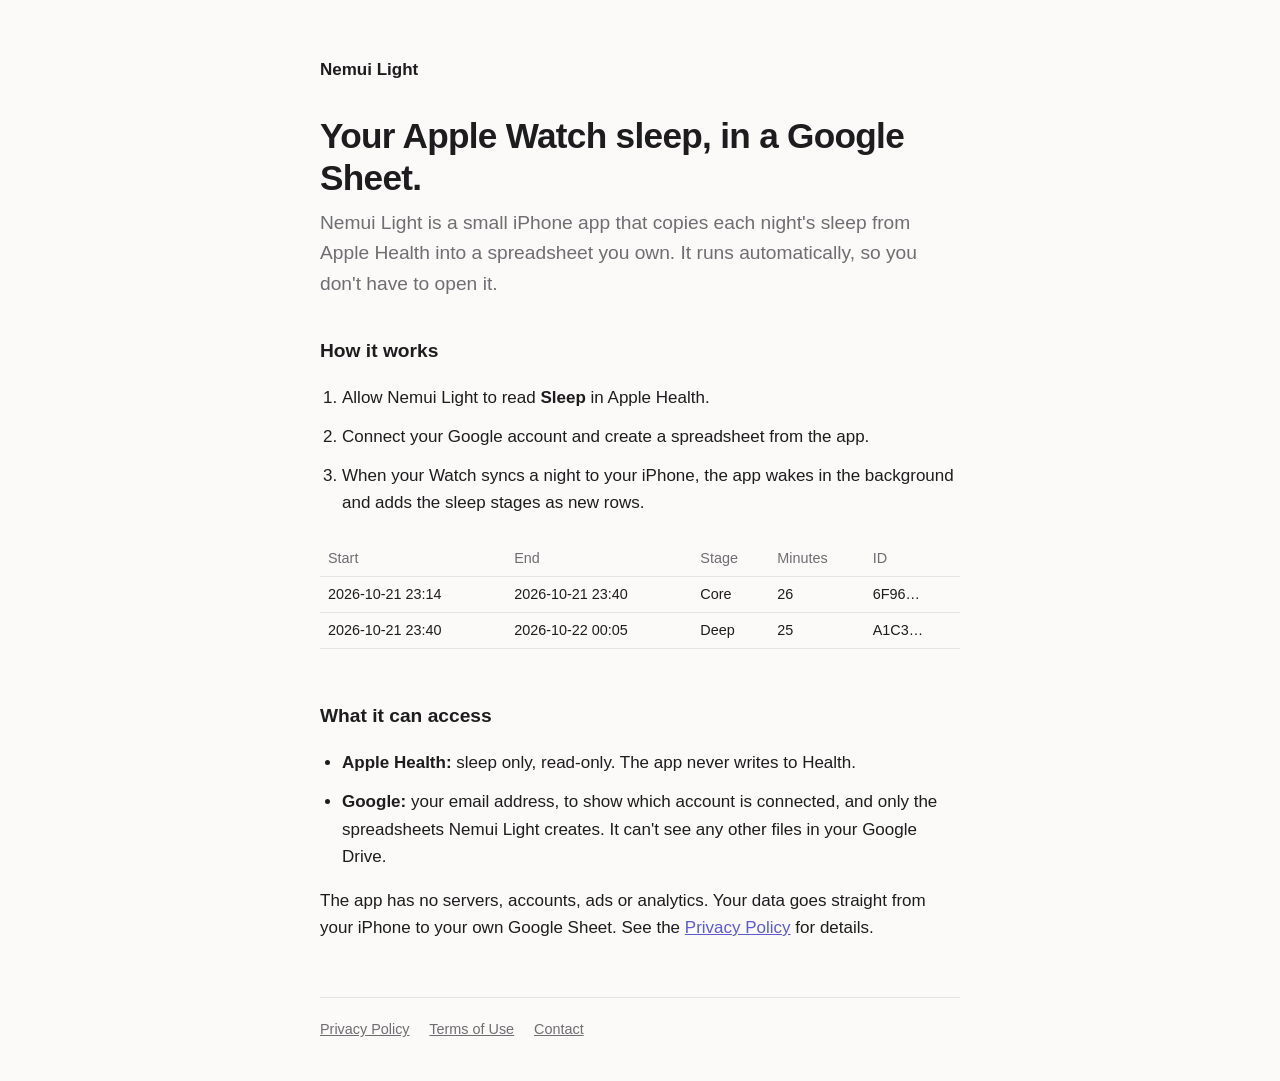
<file: index.html>
<!doctype html>
<html lang="en">
<head>
  <meta charset="utf-8">
  <meta name="viewport" content="width=device-width, initial-scale=1">
  <title>Nemui Light</title>
  <meta name="description" content="Nemui Light sends your Apple Watch sleep to a Google Sheet automatically.">
  <link rel="stylesheet" href="style.css">
</head>
<body>
<main>
  <header><a href="./">Nemui Light</a></header>

  <h1>Your Apple Watch sleep, in a Google Sheet.</h1>
  <p class="lead">Nemui Light is a small iPhone app that copies each night's sleep from Apple Health into a spreadsheet you own. It runs automatically, so you don't have to open it.</p>

  <h2>How it works</h2>
  <ol>
    <li>Allow Nemui Light to read <strong>Sleep</strong> in Apple Health.</li>
    <li>Connect your Google account and create a spreadsheet from the app.</li>
    <li>When your Watch syncs a night to your iPhone, the app wakes in the background and adds the sleep stages as new rows.</li>
  </ol>

  <div class="table-wrap">
    <table>
      <tr><th>Start</th><th>End</th><th>Stage</th><th>Minutes</th><th>ID</th></tr>
      <tr><td>2026-10-21 23:14</td><td>2026-10-21 23:40</td><td>Core</td><td>26</td><td>6F96…</td></tr>
      <tr><td>2026-10-21 23:40</td><td>2026-10-22 00:05</td><td>Deep</td><td>25</td><td>A1C3…</td></tr>
    </table>
  </div>

  <h2>What it can access</h2>
  <ul>
    <li><strong>Apple Health:</strong> sleep only, read-only. The app never writes to Health.</li>
    <li><strong>Google:</strong> your email address, to show which account is connected, and only the spreadsheets Nemui Light creates. It can't see any other files in your Google Drive.</li>
  </ul>
  <p>The app has no servers, accounts, ads or analytics. Your data goes straight from your iPhone to your own Google Sheet. See the <a href="privacy.html">Privacy Policy</a> for details.</p>

  <footer>
    <a href="privacy.html">Privacy Policy</a>
    <a href="terms.html">Terms of Use</a>
    <a href="mailto:0neymik0@gmail.com">Contact</a>
  </footer>
</main>
</body>
</html>
</file>
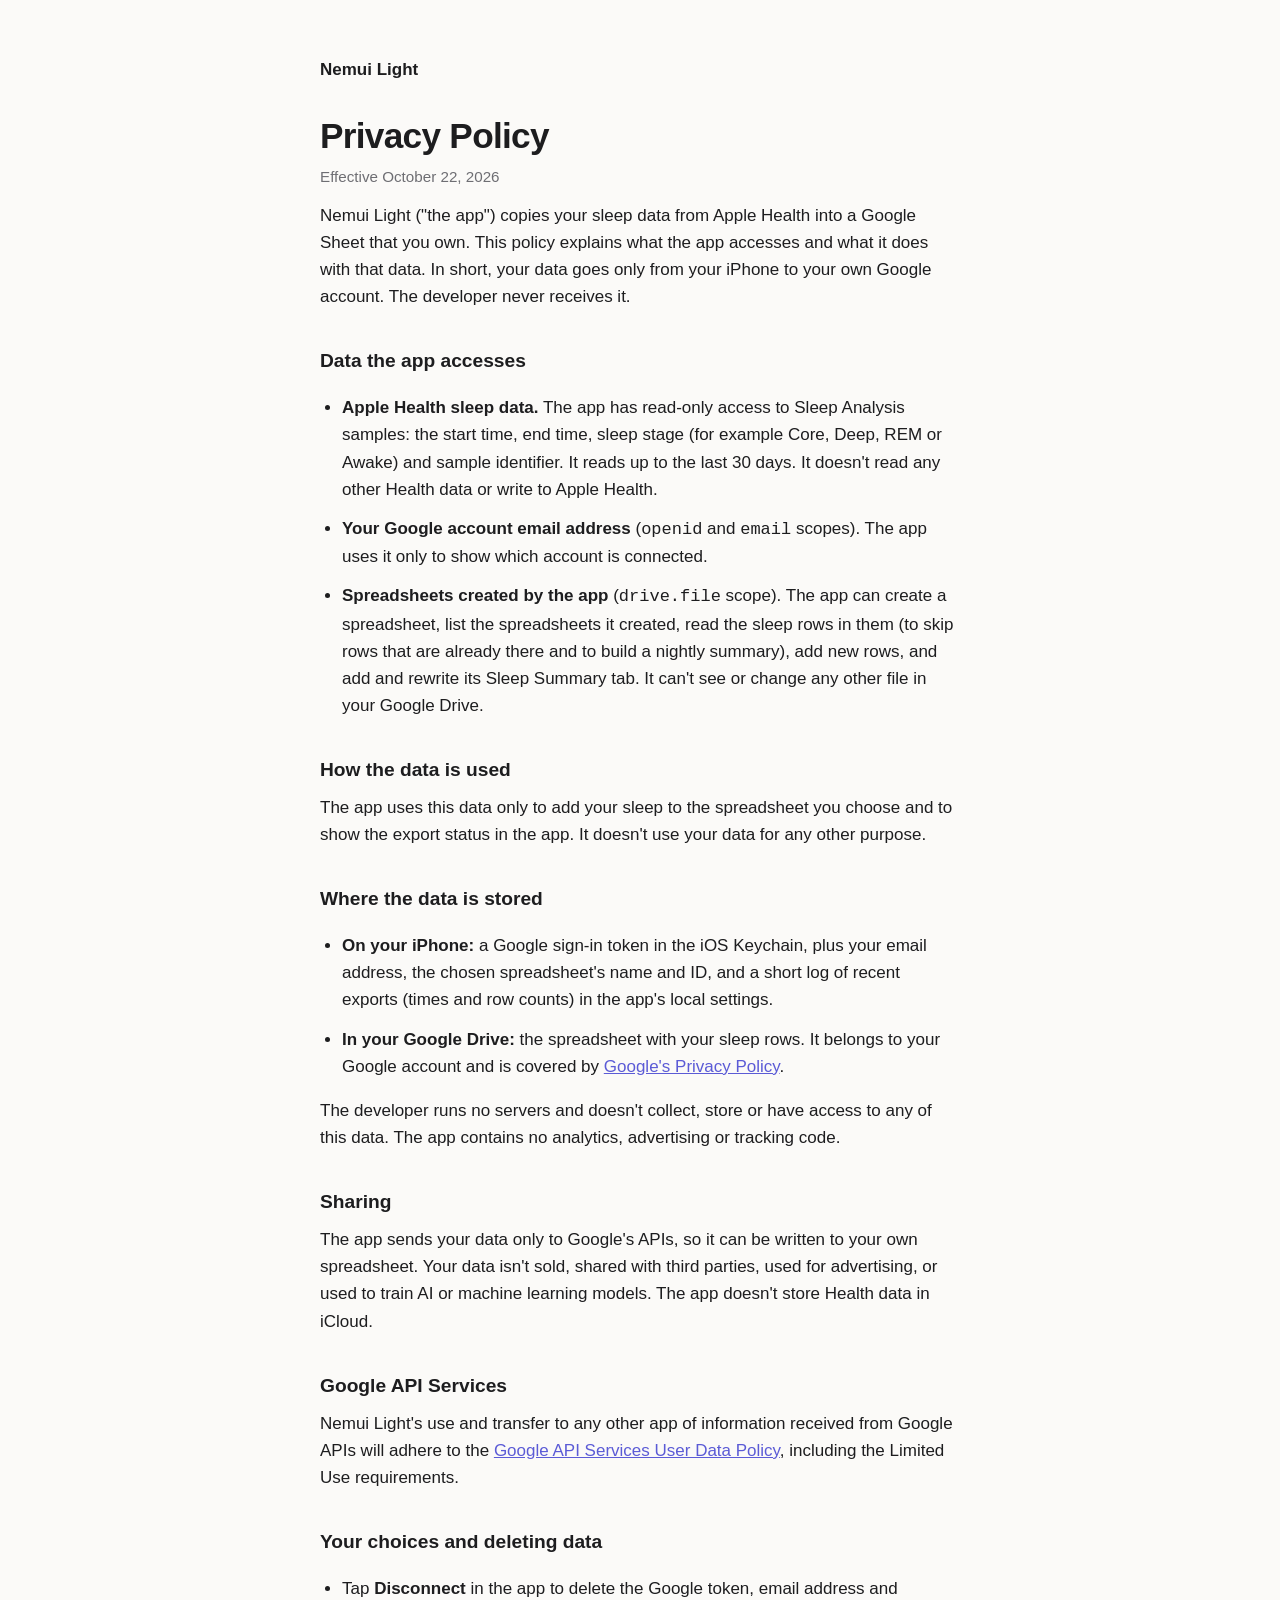
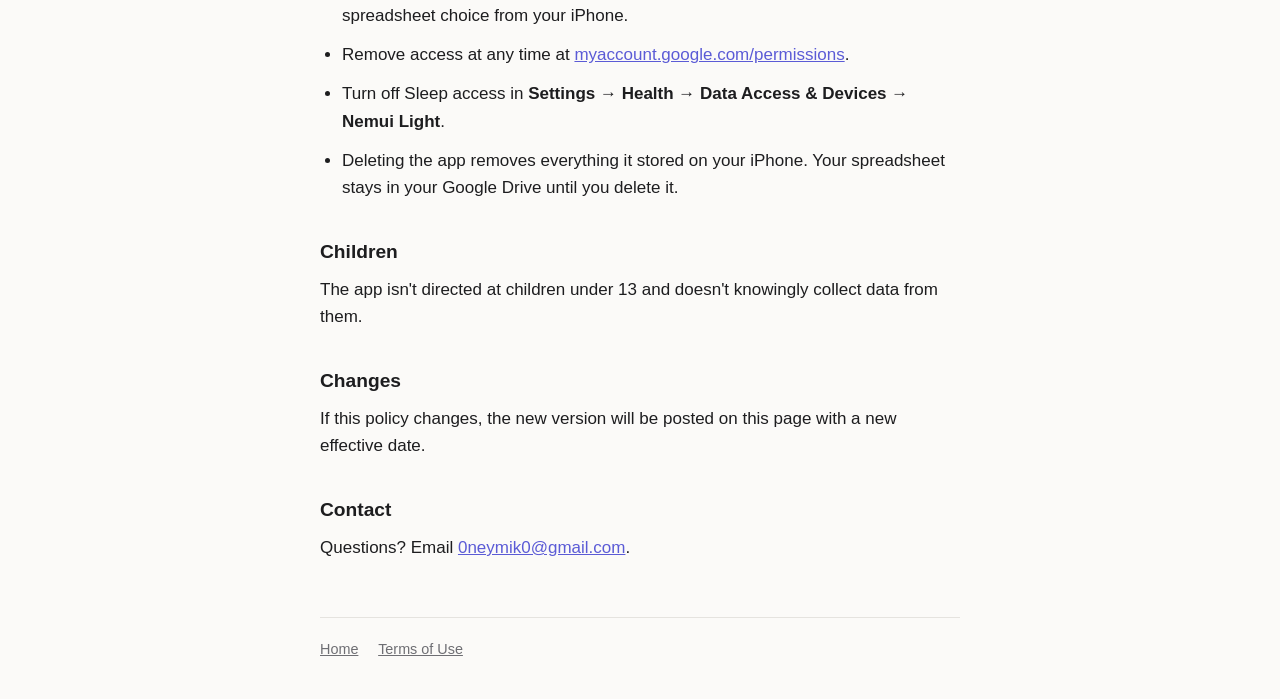
<file: privacy.html>
<!doctype html>
<html lang="en">
<head>
  <meta charset="utf-8">
  <meta name="viewport" content="width=device-width, initial-scale=1">
  <title>Privacy Policy · Nemui Light</title>
  <link rel="stylesheet" href="style.css">
</head>
<body>
<main>
  <header><a href="./">Nemui Light</a></header>

  <h1>Privacy Policy</h1>
  <p class="date">Effective October 22, 2026</p>

  <p>Nemui Light ("the app") copies your sleep data from Apple Health into a Google Sheet that you own. This policy explains what the app accesses and what it does with that data. In short, your data goes only from your iPhone to your own Google account. The developer never receives it.</p>

  <h2>Data the app accesses</h2>
  <ul>
    <li><strong>Apple Health sleep data.</strong> The app has read-only access to Sleep Analysis samples: the start time, end time, sleep stage (for example Core, Deep, REM or Awake) and sample identifier. It reads up to the last 30 days. It doesn't read any other Health data or write to Apple Health.</li>
    <li><strong>Your Google account email address</strong> (<code>openid</code> and <code>email</code> scopes). The app uses it only to show which account is connected.</li>
    <li><strong>Spreadsheets created by the app</strong> (<code>drive.file</code> scope). The app can create a spreadsheet, list the spreadsheets it created, read the sleep rows in them (to skip rows that are already there and to build a nightly summary), add new rows, and add and rewrite its Sleep Summary tab. It can't see or change any other file in your Google Drive.</li>
  </ul>

  <h2>How the data is used</h2>
  <p>The app uses this data only to add your sleep to the spreadsheet you choose and to show the export status in the app. It doesn't use your data for any other purpose.</p>

  <h2>Where the data is stored</h2>
  <ul>
    <li><strong>On your iPhone:</strong> a Google sign-in token in the iOS Keychain, plus your email address, the chosen spreadsheet's name and ID, and a short log of recent exports (times and row counts) in the app's local settings.</li>
    <li><strong>In your Google Drive:</strong> the spreadsheet with your sleep rows. It belongs to your Google account and is covered by <a href="https://policies.google.com/privacy">Google's Privacy Policy</a>.</li>
  </ul>
  <p>The developer runs no servers and doesn't collect, store or have access to any of this data. The app contains no analytics, advertising or tracking code.</p>

  <h2>Sharing</h2>
  <p>The app sends your data only to Google's APIs, so it can be written to your own spreadsheet. Your data isn't sold, shared with third parties, used for advertising, or used to train AI or machine learning models. The app doesn't store Health data in iCloud.</p>

  <h2>Google API Services</h2>
  <p>Nemui Light's use and transfer to any other app of information received from Google APIs will adhere to the <a href="https://developers.google.com/terms/api-services-user-data-policy">Google API Services User Data Policy</a>, including the Limited Use requirements.</p>

  <h2>Your choices and deleting data</h2>
  <ul>
    <li>Tap <strong>Disconnect</strong> in the app to delete the Google token, email address and spreadsheet choice from your iPhone.</li>
    <li>Remove access at any time at <a href="https://myaccount.google.com/permissions">myaccount.google.com/permissions</a>.</li>
    <li>Turn off Sleep access in <strong>Settings → Health → Data Access &amp; Devices → Nemui Light</strong>.</li>
    <li>Deleting the app removes everything it stored on your iPhone. Your spreadsheet stays in your Google Drive until you delete it.</li>
  </ul>

  <h2>Children</h2>
  <p>The app isn't directed at children under 13 and doesn't knowingly collect data from them.</p>

  <h2>Changes</h2>
  <p>If this policy changes, the new version will be posted on this page with a new effective date.</p>

  <h2>Contact</h2>
  <p>Questions? Email <a href="mailto:0neymik0@gmail.com">0neymik0@gmail.com</a>.</p>

  <footer>
    <a href="./">Home</a>
    <a href="terms.html">Terms of Use</a>
  </footer>
</main>
</body>
</html>
</file>
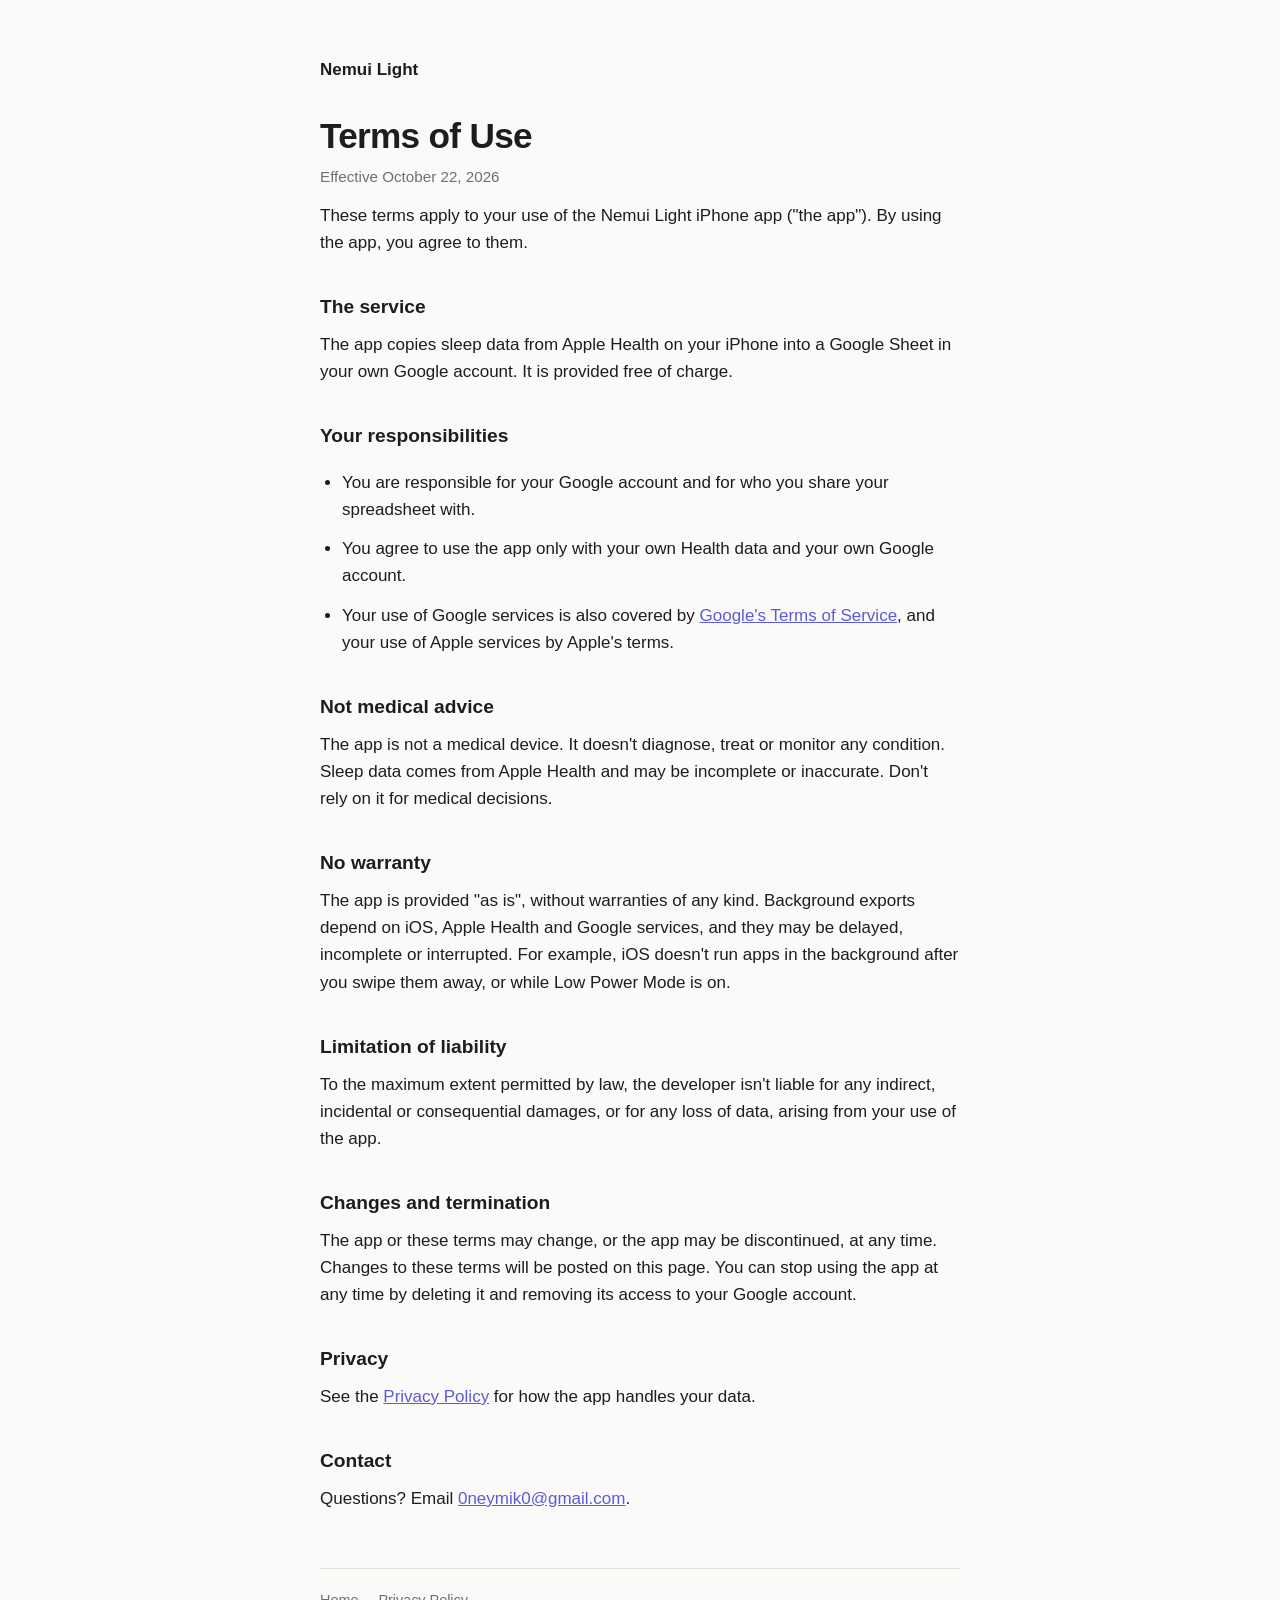
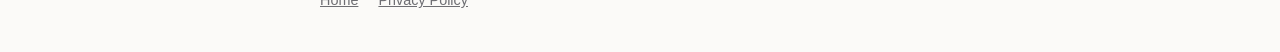
<file: terms.html>
<!doctype html>
<html lang="en">
<head>
  <meta charset="utf-8">
  <meta name="viewport" content="width=device-width, initial-scale=1">
  <title>Terms of Use · Nemui Light</title>
  <link rel="stylesheet" href="style.css">
</head>
<body>
<main>
  <header><a href="./">Nemui Light</a></header>

  <h1>Terms of Use</h1>
  <p class="date">Effective October 22, 2026</p>

  <p>These terms apply to your use of the Nemui Light iPhone app ("the app"). By using the app, you agree to them.</p>

  <h2>The service</h2>
  <p>The app copies sleep data from Apple Health on your iPhone into a Google Sheet in your own Google account. It is provided free of charge.</p>

  <h2>Your responsibilities</h2>
  <ul>
    <li>You are responsible for your Google account and for who you share your spreadsheet with.</li>
    <li>You agree to use the app only with your own Health data and your own Google account.</li>
    <li>Your use of Google services is also covered by <a href="https://policies.google.com/terms">Google's Terms of Service</a>, and your use of Apple services by Apple's terms.</li>
  </ul>

  <h2>Not medical advice</h2>
  <p>The app is not a medical device. It doesn't diagnose, treat or monitor any condition. Sleep data comes from Apple Health and may be incomplete or inaccurate. Don't rely on it for medical decisions.</p>

  <h2>No warranty</h2>
  <p>The app is provided "as is", without warranties of any kind. Background exports depend on iOS, Apple Health and Google services, and they may be delayed, incomplete or interrupted. For example, iOS doesn't run apps in the background after you swipe them away, or while Low Power Mode is on.</p>

  <h2>Limitation of liability</h2>
  <p>To the maximum extent permitted by law, the developer isn't liable for any indirect, incidental or consequential damages, or for any loss of data, arising from your use of the app.</p>

  <h2>Changes and termination</h2>
  <p>The app or these terms may change, or the app may be discontinued, at any time. Changes to these terms will be posted on this page. You can stop using the app at any time by deleting it and removing its access to your Google account.</p>

  <h2>Privacy</h2>
  <p>See the <a href="privacy.html">Privacy Policy</a> for how the app handles your data.</p>

  <h2>Contact</h2>
  <p>Questions? Email <a href="mailto:0neymik0@gmail.com">0neymik0@gmail.com</a>.</p>

  <footer>
    <a href="./">Home</a>
    <a href="privacy.html">Privacy Policy</a>
  </footer>
</main>
</body>
</html>
</file>
<file: style.css>
:root {
  --bg: #fbfaf8;
  --text: #1d1d1f;
  --muted: #6e6e73;
  --line: #e5e3df;
  --accent: #5b5bd6;
  color-scheme: light dark;
}

@media (prefers-color-scheme: dark) {
  :root {
    --bg: #161618;
    --text: #f2f2f4;
    --muted: #9a9aa2;
    --line: #2c2c30;
    --accent: #9b9bf5;
  }
}

* { box-sizing: border-box; }

body {
  margin: 0;
  background: var(--bg);
  color: var(--text);
  font: 17px/1.6 -apple-system, BlinkMacSystemFont, "Segoe UI", Roboto, sans-serif;
}

main {
  max-width: 680px;
  margin: 0 auto;
  padding: 56px 20px 40px;
}

header a { color: var(--text); text-decoration: none; font-weight: 600; }

h1 { font-size: 2.2rem; line-height: 1.2; margin: 32px 0 8px; letter-spacing: -0.02em; }
h2 { font-size: 1.2rem; margin: 36px 0 8px; }
p, li { margin: 0 0 12px; }
ul, ol { padding-left: 22px; }
a { color: var(--accent); }

.lead { font-size: 1.2rem; color: var(--muted); margin-bottom: 32px; }
.date { color: var(--muted); font-size: 0.95rem; }

table { border-collapse: collapse; width: 100%; font-size: 0.9rem; margin: 8px 0 16px; }
th, td { text-align: left; padding: 6px 8px; border-bottom: 1px solid var(--line); }
th { color: var(--muted); font-weight: 500; }
.table-wrap { overflow-x: auto; }

footer {
  margin-top: 56px;
  padding-top: 20px;
  border-top: 1px solid var(--line);
  color: var(--muted);
  font-size: 0.9rem;
}
footer a { color: var(--muted); margin-right: 16px; }
</file>
